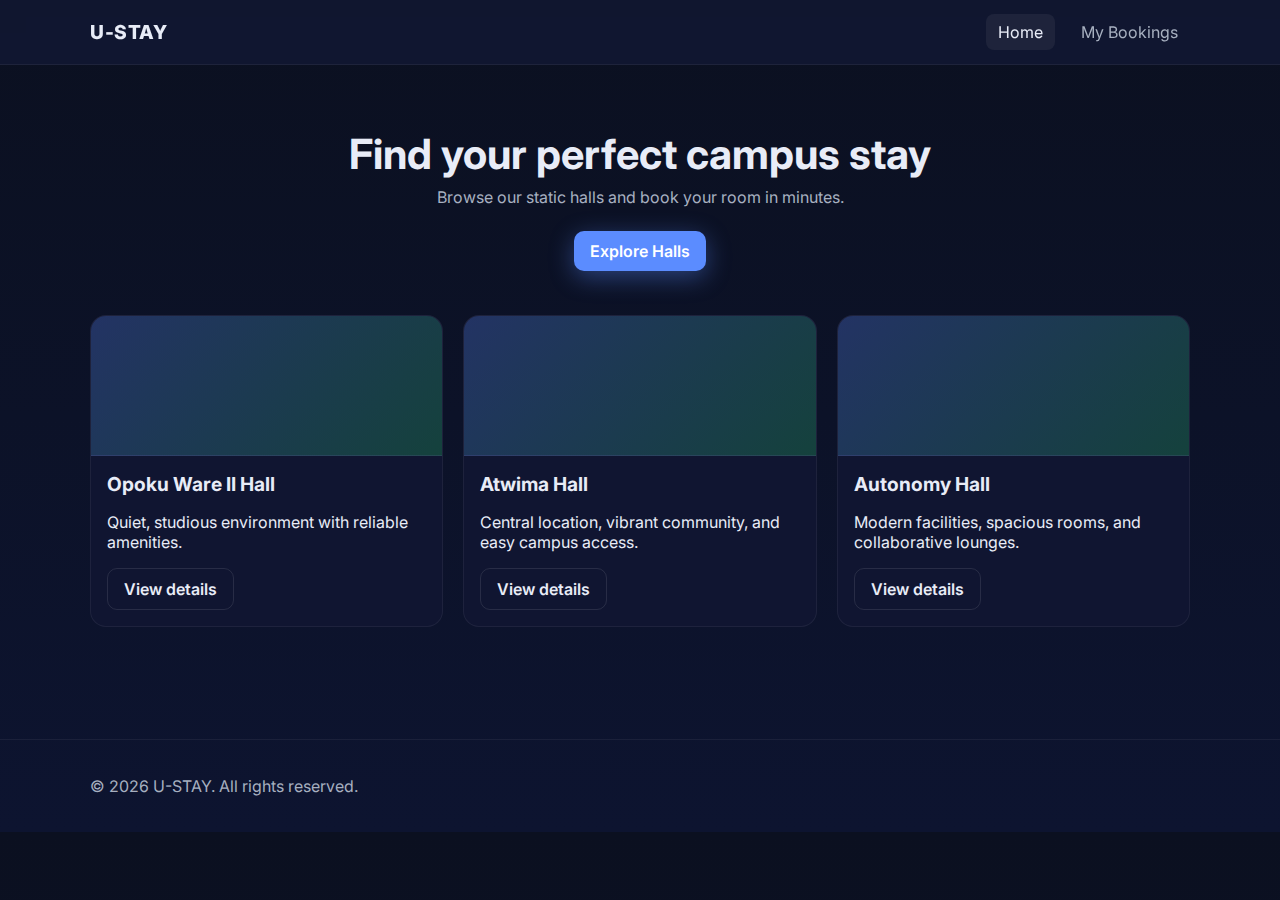
<file: index.html>
<!doctype html>
<html lang="en">
<head>
  <meta charset="utf-8">
  <meta name="viewport" content="width=device-width, initial-scale=1">
  <title>U-STAY — Smart Hostel Booking</title>
  <meta name="description" content="U-STAY: Smart hostel booking for students. Explore Opoku Ware II Hall, Atwima Hall, and Autonomy Hall.">
  <link rel="preconnect" href="https://fonts.googleapis.com">
  <link rel="preconnect" href="https://fonts.gstatic.com" crossorigin>
  <link href="https://fonts.googleapis.com/css2?family=Inter:wght@400;600;700&display=swap" rel="stylesheet">
  <link rel="stylesheet" href="/assets/css/styles.css">
</head>
<body>
  <header class="site-header">
    <div class="container header-inner">
      <a class="brand" href="/index.html">U-STAY</a>
      <nav class="nav">
        <a href="/index.html" class="nav-link active">Home</a>
        <a href="/bookings.html" class="nav-link">My Bookings</a>
      </nav>
    </div>
  </header>

  <main>
    <section class="hero">
      <div class="container">
        <h1>Find your perfect campus stay</h1>
        <p class="subtitle">Browse our static halls and book your room in minutes.</p>
        <div class="hero-cta">
          <a class="button" href="#halls">Explore Halls</a>
        </div>
      </div>
    </section>

    <section id="halls" class="halls">
      <div class="container grid">
        <article class="card">
          <div class="card-media" aria-hidden="true"></div>
          <div class="card-body">
            <h2 class="card-title">Opoku Ware II Hall</h2>
            <p>Quiet, studious environment with reliable amenities.</p>
            <div class="card-actions">
              <a class="button secondary" href="/halls/opoku-ware-ii.html">View details</a>
            </div>
          </div>
        </article>
        <article class="card">
          <div class="card-media" aria-hidden="true"></div>
          <div class="card-body">
            <h2 class="card-title">Atwima Hall</h2>
            <p>Central location, vibrant community, and easy campus access.</p>
            <div class="card-actions">
              <a class="button secondary" href="/halls/atwima.html">View details</a>
            </div>
          </div>
        </article>
        <article class="card">
          <div class="card-media" aria-hidden="true"></div>
          <div class="card-body">
            <h2 class="card-title">Autonomy Hall</h2>
            <p>Modern facilities, spacious rooms, and collaborative lounges.</p>
            <div class="card-actions">
              <a class="button secondary" href="/halls/autonomy.html">View details</a>
            </div>
          </div>
        </article>
      </div>
    </section>
  </main>

  <footer class="site-footer">
    <div class="container">
      <p>© <span id="year"></span> U-STAY. All rights reserved.</p>
    </div>
  </footer>

  <script type="module" src="/assets/js/app.js"></script>
</body>
  
</html>
</file>
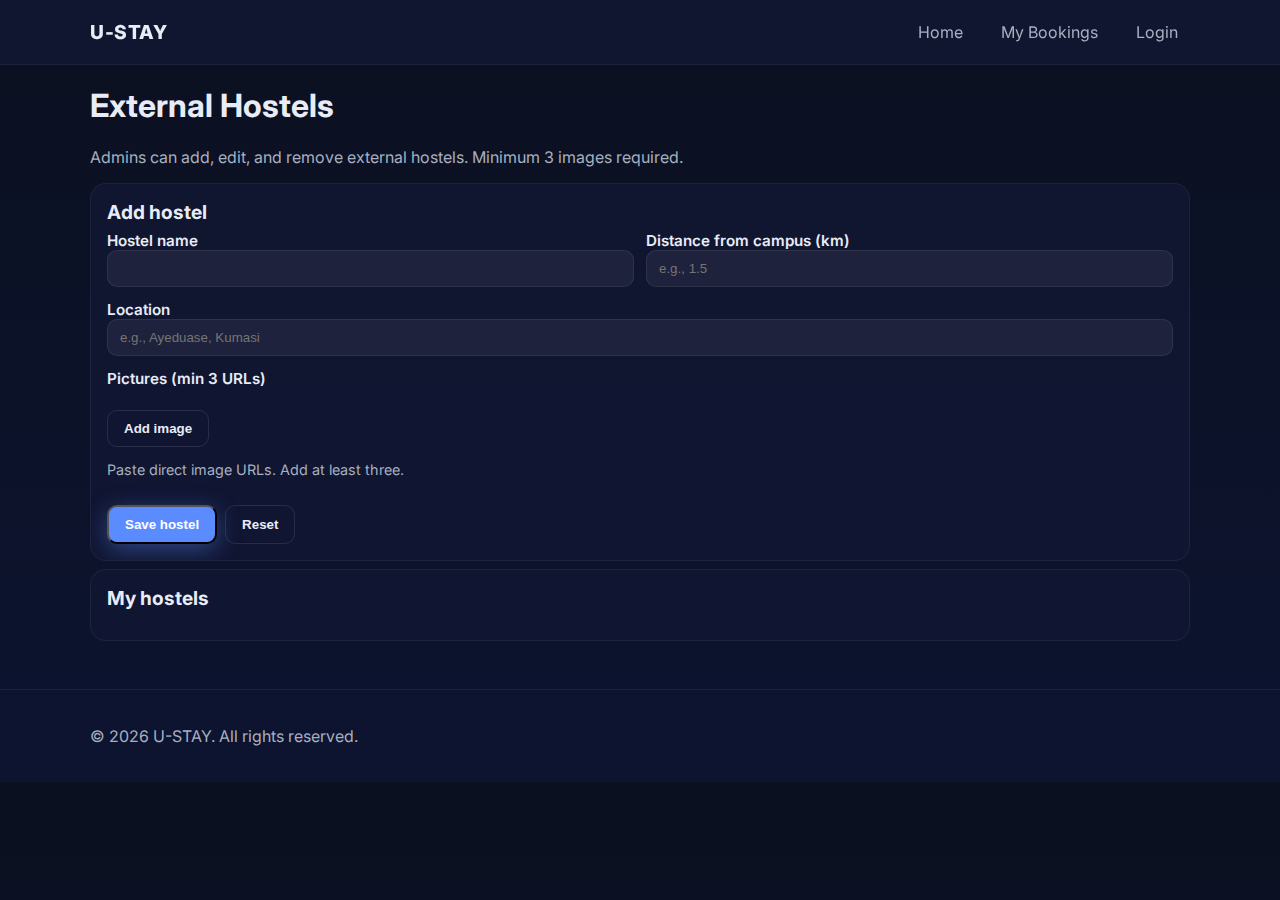
<file: admin-hostels.html>
<!doctype html>
<html lang="en">
<head>
  <meta charset="utf-8">
  <meta name="viewport" content="width=device-width, initial-scale=1">
  <title>Manage External Hostels — U-STAY</title>
  <link rel="preconnect" href="https://fonts.googleapis.com">
  <link rel="preconnect" href="https://fonts.gstatic.com" crossorigin>
  <link href="https://fonts.googleapis.com/css2?family=Inter:wght@400;600;700&display=swap" rel="stylesheet">
  <link rel="stylesheet" href="/assets/css/styles.css">
</head>
<body>
  <header class="site-header">
    <div class="container header-inner">
      <a class="brand" href="/index.html">U-STAY</a>
      <nav class="nav">
        <a href="/index.html" class="nav-link">Home</a>
        <a href="/bookings.html" class="nav-link">My Bookings</a>
      </nav>
    </div>
  </header>

  <main>
    <section class="container">
      <h1>External Hostels</h1>
      <p class="subtitle">Admins can add, edit, and remove external hostels. Minimum 3 images required.</p>

      <div class="card" style="margin-top:16px;">
        <div class="card-body">
          <h2 class="card-title" id="form-title">Add hostel</h2>
          <form id="hostel-form">
            <input type="hidden" id="hostelId" name="hostelId">
            <div class="field-row">
              <div>
                <label for="hostelName">Hostel name</label>
                <input id="hostelName" name="hostelName" type="text" required>
              </div>
              <div>
                <label for="distanceKm">Distance from campus (km)</label>
                <input id="distanceKm" name="distanceKm" type="number" min="0" step="0.1" placeholder="e.g., 1.5" required>
              </div>
            </div>

            <div>
              <label for="location">Location</label>
              <input id="location" name="location" type="text" placeholder="e.g., Ayeduase, Kumasi" required>
            </div>

            <div>
              <label>Pictures (min 3 URLs)</label>
              <div id="imagesContainer" class="bookings-list"></div>
              <div style="margin-top:8px;">
                <button class="button secondary" type="button" id="addImageFieldBtn">Add image</button>
              </div>
              <p class="help">Paste direct image URLs. Add at least three.</p>
            </div>

            <div style="display:flex; gap:8px;">
              <button class="button" type="submit" id="saveHostelBtn">Save hostel</button>
              <button class="button secondary" type="button" id="resetFormBtn">Reset</button>
            </div>
          </form>
        </div>
      </div>

      <div style="height:8px;"></div>

      <div class="card">
        <div class="card-body">
          <h2 class="card-title">My hostels</h2>
          <div id="hostelsList" class="bookings-list"></div>
          <div id="noHostels" class="empty hidden">You haven't added any hostels yet.</div>
        </div>
      </div>
    </section>
  </main>

  <footer class="site-footer">
    <div class="container">
      <p>© <span id="year"></span> U-STAY. All rights reserved.</p>
    </div>
  </footer>

  <script type="module" src="/assets/js/app.js"></script>
  <script type="module" src="/assets/js/auth.js"></script>
  <script type="module" src="/assets/js/admin-hostels.js"></script>
</body>
</html>
</file>
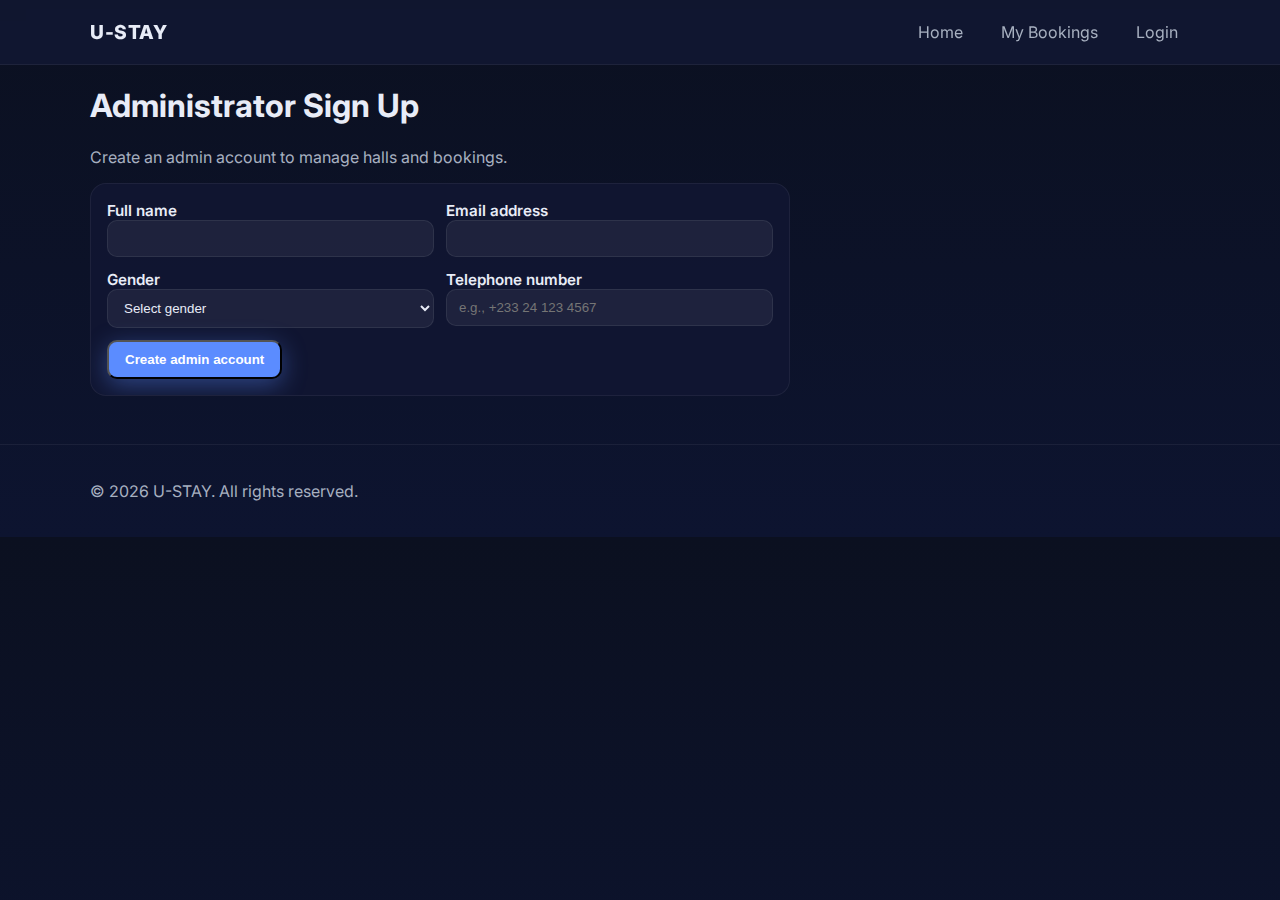
<file: admin-signup.html>
<!doctype html>
<html lang="en">
<head>
  <meta charset="utf-8">
  <meta name="viewport" content="width=device-width, initial-scale=1">
  <title>Administrator Sign Up — U-STAY</title>
  <link rel="preconnect" href="https://fonts.googleapis.com">
  <link rel="preconnect" href="https://fonts.gstatic.com" crossorigin>
  <link href="https://fonts.googleapis.com/css2?family=Inter:wght@400;600;700&display=swap" rel="stylesheet">
  <link rel="stylesheet" href="/assets/css/styles.css">
</head>
<body>
  <header class="site-header">
    <div class="container header-inner">
      <a class="brand" href="/index.html">U-STAY</a>
      <nav class="nav">
        <a href="/index.html" class="nav-link">Home</a>
        <a href="/bookings.html" class="nav-link">My Bookings</a>
      </nav>
    </div>
  </header>

  <main>
    <section class="container">
      <h1>Administrator Sign Up</h1>
      <p class="subtitle">Create an admin account to manage halls and bookings.</p>

      <div class="card" style="margin-top:16px; max-width:700px;">
        <div class="card-body">
          <form id="admin-signup-form">
            <div class="field-row">
              <div>
                <label for="name">Full name</label>
                <input id="name" name="name" type="text" required>
              </div>
              <div>
                <label for="email">Email address</label>
                <input id="email" name="email" type="email" required>
              </div>
            </div>

            <div class="field-row">
              <div>
                <label for="gender">Gender</label>
                <select id="gender" name="gender" required>
                  <option value="">Select gender</option>
                  <option>Female</option>
                  <option>Male</option>
                  <option>Non-binary</option>
                  <option>Prefer not to say</option>
                </select>
              </div>
              <div>
                <label for="telephone">Telephone number</label>
                <input id="telephone" name="telephone" type="tel" placeholder="e.g., +233 24 123 4567" required>
              </div>
            </div>

            <div>
              <button class="button" type="submit">Create admin account</button>
            </div>
          </form>
        </div>
      </div>
    </section>
  </main>

  <footer class="site-footer">
    <div class="container">
      <p>© <span id="year"></span> U-STAY. All rights reserved.</p>
    </div>
  </footer>

  <script type="module" src="/assets/js/app.js"></script>
  <script type="module" src="/assets/js/auth.js"></script>
  <script type="module" src="/assets/js/admin-signup.js"></script>
</body>
</html>
</file>
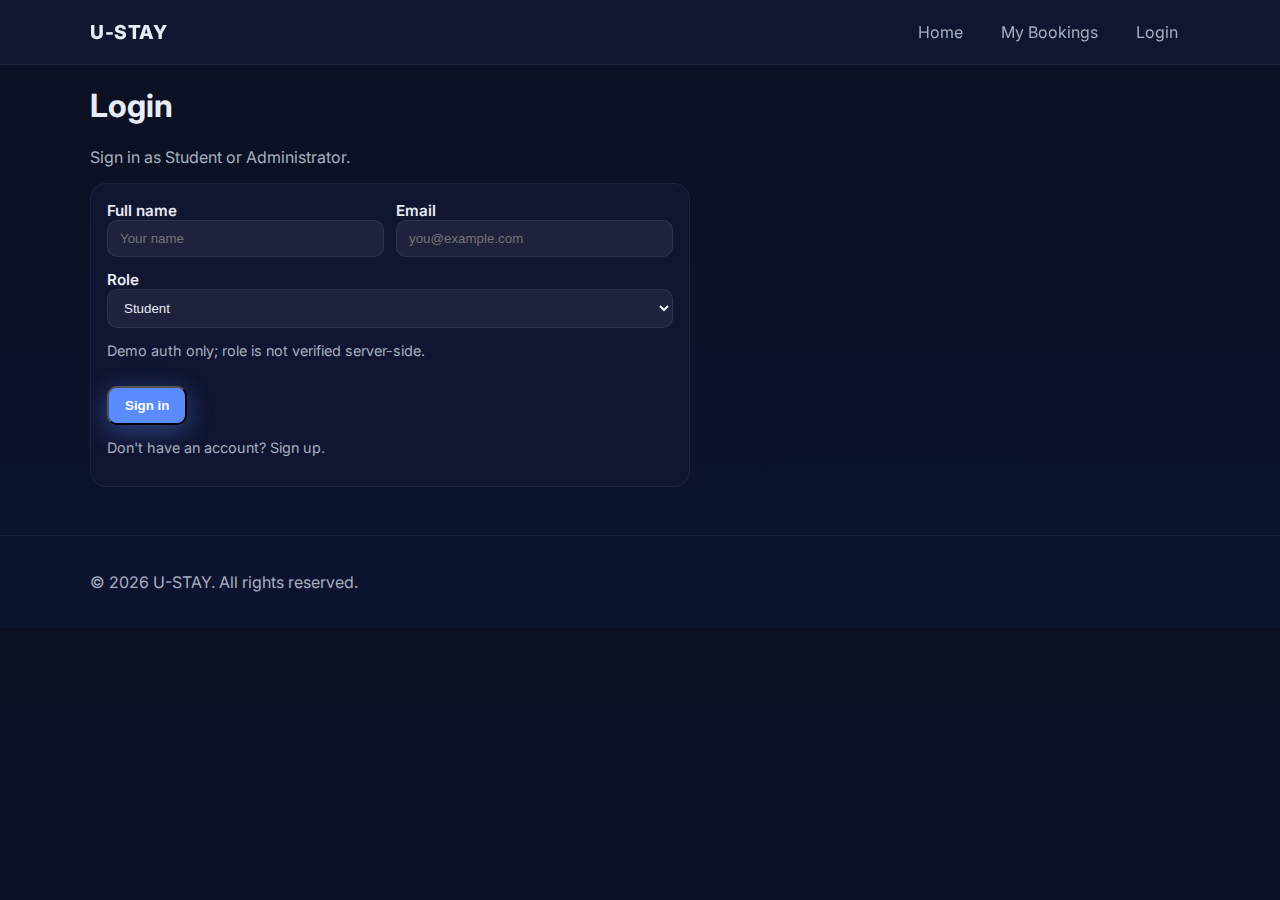
<file: admin.html>
<!doctype html>
<html lang="en">
<head>
  <meta charset="utf-8">
  <meta name="viewport" content="width=device-width, initial-scale=1">
  <title>Admin — U-STAY</title>
  <link rel="preconnect" href="https://fonts.googleapis.com">
  <link rel="preconnect" href="https://fonts.gstatic.com" crossorigin>
  <link href="https://fonts.googleapis.com/css2?family=Inter:wght@400;600;700&display=swap" rel="stylesheet">
  <link rel="stylesheet" href="/assets/css/styles.css">
</head>
<body>
  <header class="site-header">
    <div class="container header-inner">
      <a class="brand" href="/index.html">U-STAY</a>
      <nav class="nav">
        <a href="/index.html" class="nav-link">Home</a>
        <a href="/bookings.html" class="nav-link">My Bookings</a>
      </nav>
    </div>
  </header>

  <main>
    <section class="container">
      <h1>Admin Dashboard</h1>
      <p class="subtitle">Restricted to Administrators. Demo only.</p>

      <div class="card" style="margin-top:16px;">
        <div class="card-body">
          <h2 class="card-title">Overview</h2>
          <div id="admin-info" class="help">Loading…</div>
        </div>
      </div>
    </section>
  </main>

  <footer class="site-footer">
    <div class="container">
      <p>© <span id="year"></span> U-STAY. All rights reserved.</p>
    </div>
  </footer>

  <script type="module" src="/assets/js/app.js"></script>
  <script type="module">
    import { guardAdmin, getCurrentUser } from '/assets/js/auth.js';
    guardAdmin();
    const info = document.getElementById('admin-info');
    const user = getCurrentUser();
    if (user) {
      info.textContent = `Signed in as ${user.name || user.email} (${user.role})`;
    }
  </script>
</body>
</html>
</file>
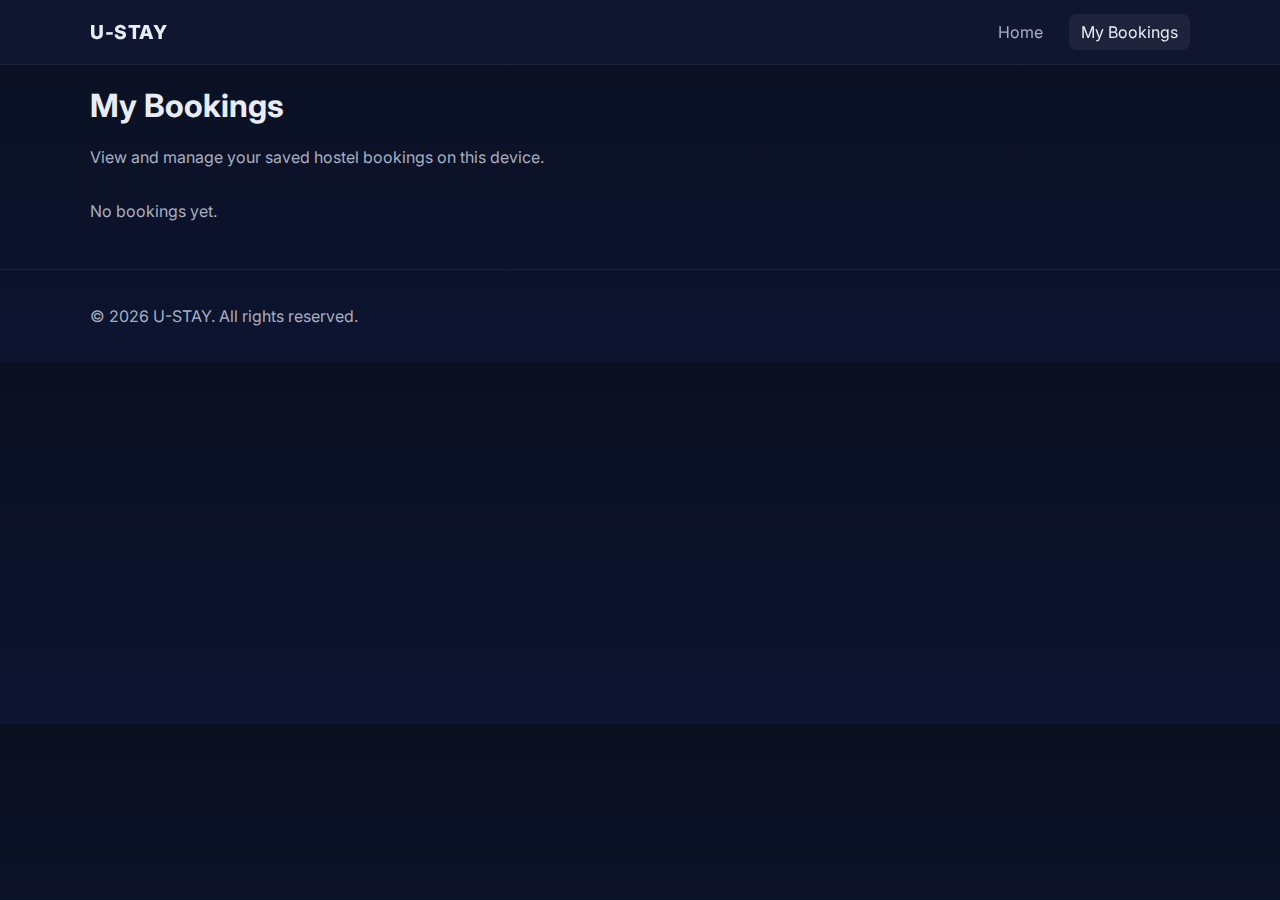
<file: bookings.html>
<!doctype html>
<html lang="en">
<head>
  <meta charset="utf-8">
  <meta name="viewport" content="width=device-width, initial-scale=1">
  <title>My Bookings — U-STAY</title>
  <link rel="preconnect" href="https://fonts.googleapis.com">
  <link rel="preconnect" href="https://fonts.gstatic.com" crossorigin>
  <link href="https://fonts.googleapis.com/css2?family=Inter:wght@400;600;700&display=swap" rel="stylesheet">
  <link rel="stylesheet" href="/assets/css/styles.css">
</head>
<body>
  <header class="site-header">
    <div class="container header-inner">
      <a class="brand" href="/index.html">U-STAY</a>
      <nav class="nav">
        <a href="/index.html" class="nav-link">Home</a>
        <a href="/bookings.html" class="nav-link active">My Bookings</a>
      </nav>
    </div>
  </header>

  <main>
    <section class="container">
      <h1>My Bookings</h1>
      <p class="subtitle">View and manage your saved hostel bookings on this device.</p>

      <div id="bookings-list" class="bookings-list"></div>
      <div id="empty-state" class="empty hidden" role="status">No bookings yet.</div>
    </section>
  </main>

  <footer class="site-footer">
    <div class="container">
      <p>© <span id="year"></span> U-STAY. All rights reserved.</p>
    </div>
  </footer>

  <script type="module" src="/assets/js/app.js"></script>
  <script type="module" src="/assets/js/bookings.js"></script>
</body>
</html>
</file>
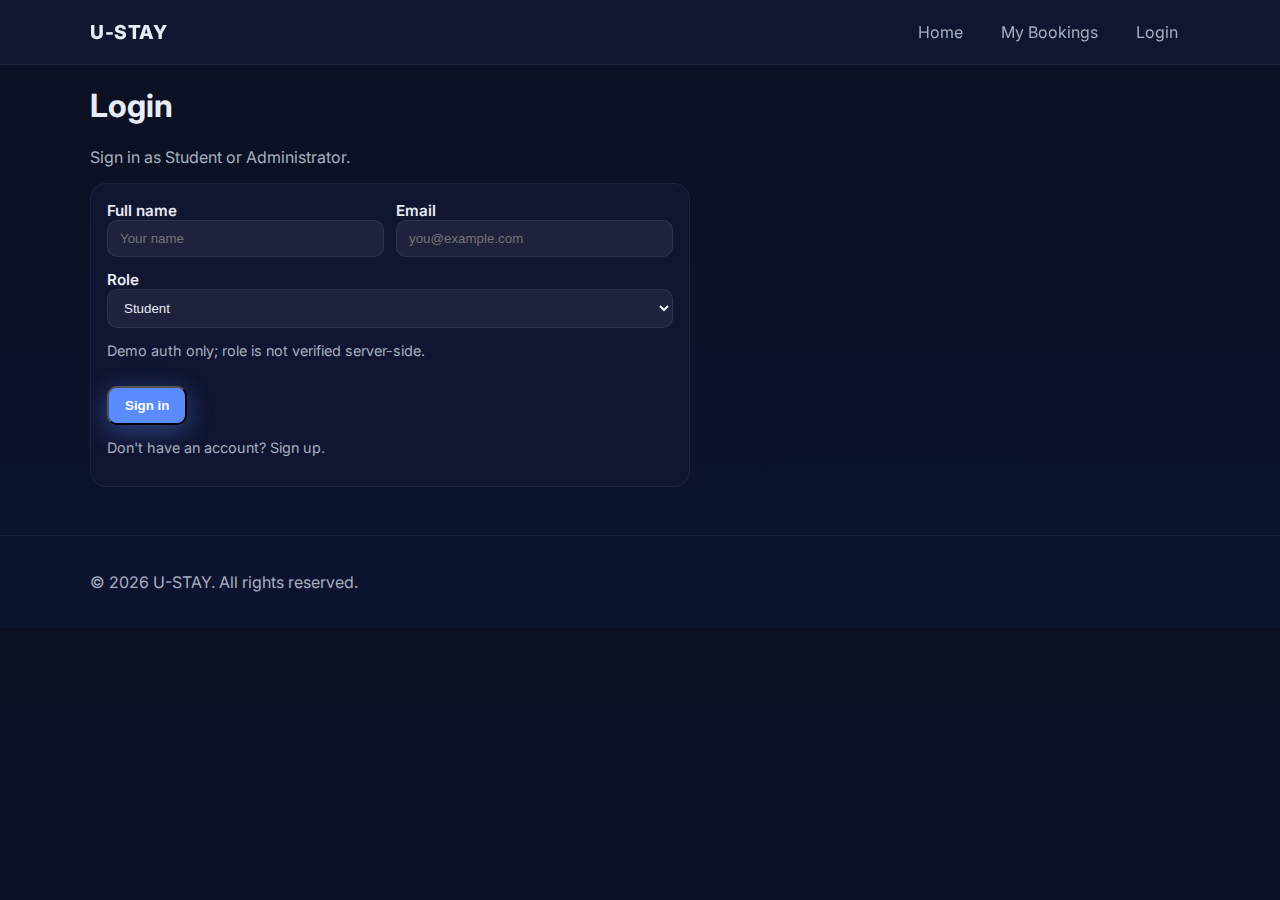
<file: login.html>
<!doctype html>
<html lang="en">
<head>
  <meta charset="utf-8">
  <meta name="viewport" content="width=device-width, initial-scale=1">
  <title>Login — U-STAY</title>
  <link rel="preconnect" href="https://fonts.googleapis.com">
  <link rel="preconnect" href="https://fonts.gstatic.com" crossorigin>
  <link href="https://fonts.googleapis.com/css2?family=Inter:wght@400;600;700&display=swap" rel="stylesheet">
  <link rel="stylesheet" href="/assets/css/styles.css">
</head>
<body>
  <header class="site-header">
    <div class="container header-inner">
      <a class="brand" href="/index.html">U-STAY</a>
      <nav class="nav">
        <a href="/index.html" class="nav-link">Home</a>
        <a href="/bookings.html" class="nav-link">My Bookings</a>
      </nav>
    </div>
  </header>

  <main>
    <section class="container">
      <h1>Login</h1>
      <p class="subtitle">Sign in as Student or Administrator.</p>

      <div class="card" style="margin-top:16px; max-width:600px;">
        <div class="card-body">
          <form id="login-form">
            <div class="field-row">
              <div>
                <label for="name">Full name</label>
                <input id="name" name="name" type="text" placeholder="Your name">
              </div>
              <div>
                <label for="email">Email</label>
                <input id="email" name="email" type="email" placeholder="you@example.com" required>
              </div>
            </div>

            <div>
              <label for="role">Role</label>
              <select id="role" name="role">
                <option>Student</option>
                <option>Administrator</option>
              </select>
              <p class="help">Demo auth only; role is not verified server-side.</p>
            </div>

            <div>
              <button class="button" type="submit">Sign in</button>
            </div>
          </form>
          <p class="help">Don't have an account? <a href="/signup.html">Sign up</a>.</p>
        </div>
      </div>
    </section>
  </main>

  <footer class="site-footer">
    <div class="container">
      <p>© <span id="year"></span> U-STAY. All rights reserved.</p>
    </div>
  </footer>

  <script type="module" src="/assets/js/app.js"></script>
  <script type="module" src="/assets/js/auth.js"></script>
</body>
</html>
</file>
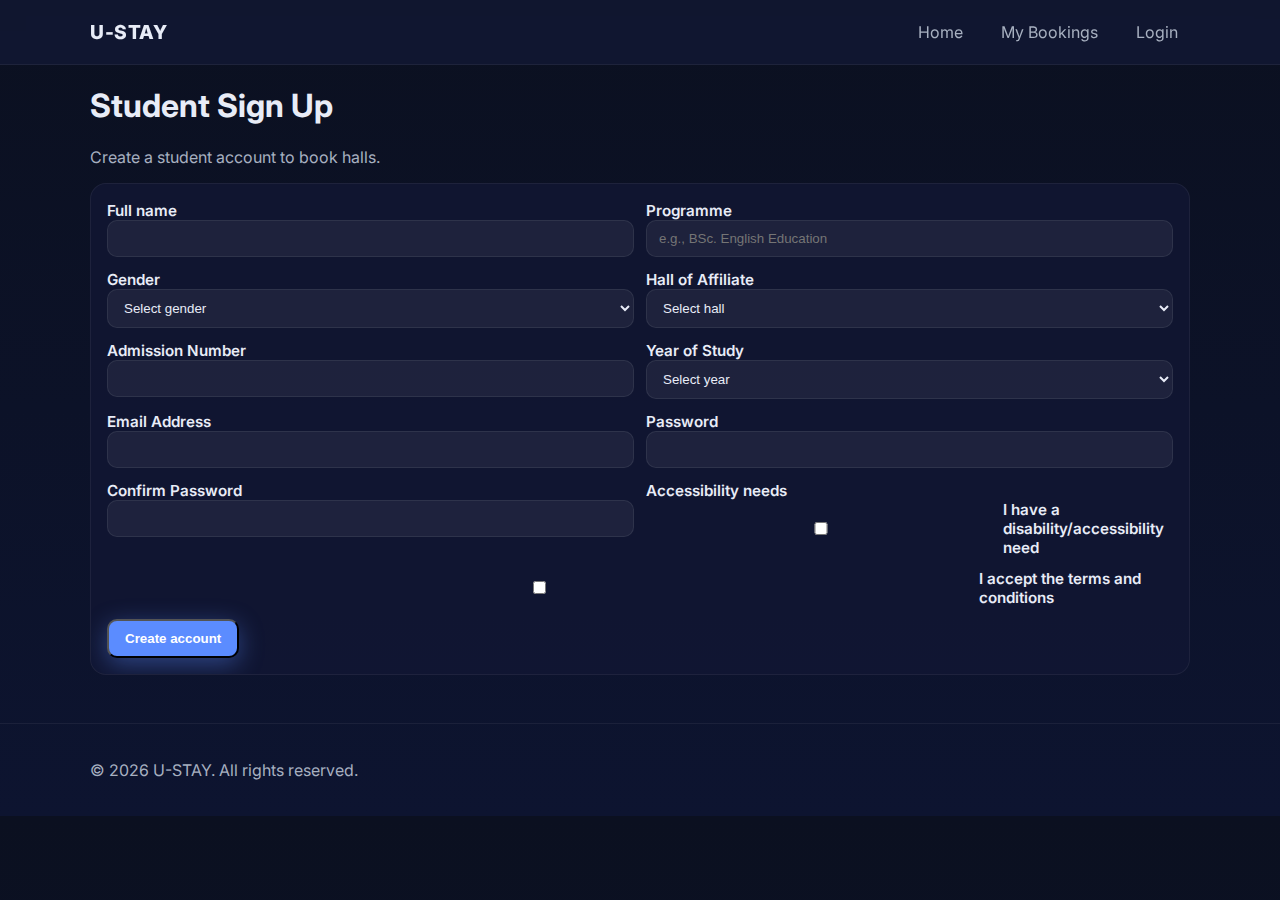
<file: signup.html>
<!doctype html>
<html lang="en">
<head>
  <meta charset="utf-8">
  <meta name="viewport" content="width=device-width, initial-scale=1">
  <title>Student Signup — U-STAY</title>
  <link rel="preconnect" href="https://fonts.googleapis.com">
  <link rel="preconnect" href="https://fonts.gstatic.com" crossorigin>
  <link href="https://fonts.googleapis.com/css2?family=Inter:wght@400;600;700&display=swap" rel="stylesheet">
  <link rel="stylesheet" href="/assets/css/styles.css">
</head>
<body>
  <header class="site-header">
    <div class="container header-inner">
      <a class="brand" href="/index.html">U-STAY</a>
      <nav class="nav">
        <a href="/index.html" class="nav-link">Home</a>
        <a href="/bookings.html" class="nav-link">My Bookings</a>
      </nav>
    </div>
  </header>

  <main>
    <section class="container">
      <h1>Student Sign Up</h1>
      <p class="subtitle">Create a student account to book halls.</p>

      <div class="card" style="margin-top:16px;">
        <div class="card-body">
          <form id="signup-form">
            <div class="field-row">
              <div>
                <label for="name">Full name</label>
                <input id="name" name="name" type="text" required>
              </div>
              <div>
                <label for="programme">Programme</label>
                <input id="programme" name="programme" type="text" placeholder="e.g., BSc. English Education" required>
              </div>
            </div>

            <div class="field-row">
              <div>
                <label for="gender">Gender</label>
                <select id="gender" name="gender" required>
                  <option value="">Select gender</option>
                  <option>Female</option>
                  <option>Male</option>
                  <option>Non-binary</option>
                  <option>Prefer not to say</option>
                </select>
              </div>
              <div>
                <label for="affiliateHall">Hall of Affiliate</label>
                <select id="affiliateHall" name="affiliateHall" required>
                  <option value="">Select hall</option>
                  <option>Opoku Ware II Hall</option>
                  <option>Atwima Hall</option>
                  <option>Autonomy Hall</option>
                </select>
              </div>
            </div>

            <div class="field-row">
              <div>
                <label for="admissionNumber">Admission Number</label>
                <input id="admissionNumber" name="admissionNumber" type="text" required>
              </div>
              <div>
                <label for="yearOfStudy">Year of Study</label>
                <select id="yearOfStudy" name="yearOfStudy" required>
                  <option value="">Select year</option>
                  <option>1</option>
                  <option>2</option>
                  <option>3</option>
                  <option>4</option>
                  <option>5</option>
                </select>
              </div>
            </div>

            <div class="field-row">
              <div>
                <label for="email">Email Address</label>
                <input id="email" name="email" type="email" required>
              </div>
              <div>
                <label for="password">Password</label>
                <input id="password" name="password" type="password" minlength="6" required>
              </div>
            </div>

            <div class="field-row">
              <div>
                <label for="confirmPassword">Confirm Password</label>
                <input id="confirmPassword" name="confirmPassword" type="password" minlength="6" required>
              </div>
              <div>
                <label for="accessibility">Accessibility needs</label>
                <div>
                  <label style="display:flex; align-items:center; gap:8px;">
                    <input id="hasAccessibilityNeeds" name="hasAccessibilityNeeds" type="checkbox">
                    <span>I have a disability/accessibility need</span>
                  </label>
                  <input id="accessibilityType" name="accessibilityType" type="text" placeholder="Type of disability" class="hidden" aria-hidden="true">
                </div>
              </div>
            </div>

            <div>
              <label style="display:flex; align-items:center; gap:8px;">
                <input id="acceptTerms" name="acceptTerms" type="checkbox" required>
                <span>I accept the terms and conditions</span>
              </label>
            </div>

            <div>
              <button class="button" type="submit">Create account</button>
            </div>
          </form>
        </div>
      </div>
    </section>
  </main>

  <footer class="site-footer">
    <div class="container">
      <p>© <span id="year"></span> U-STAY. All rights reserved.</p>
    </div>
  </footer>

  <script type="module" src="/assets/js/app.js"></script>
  <script type="module" src="/assets/js/auth.js"></script>
  <script type="module" src="/assets/js/signup.js"></script>
</body>
</html>
</file>
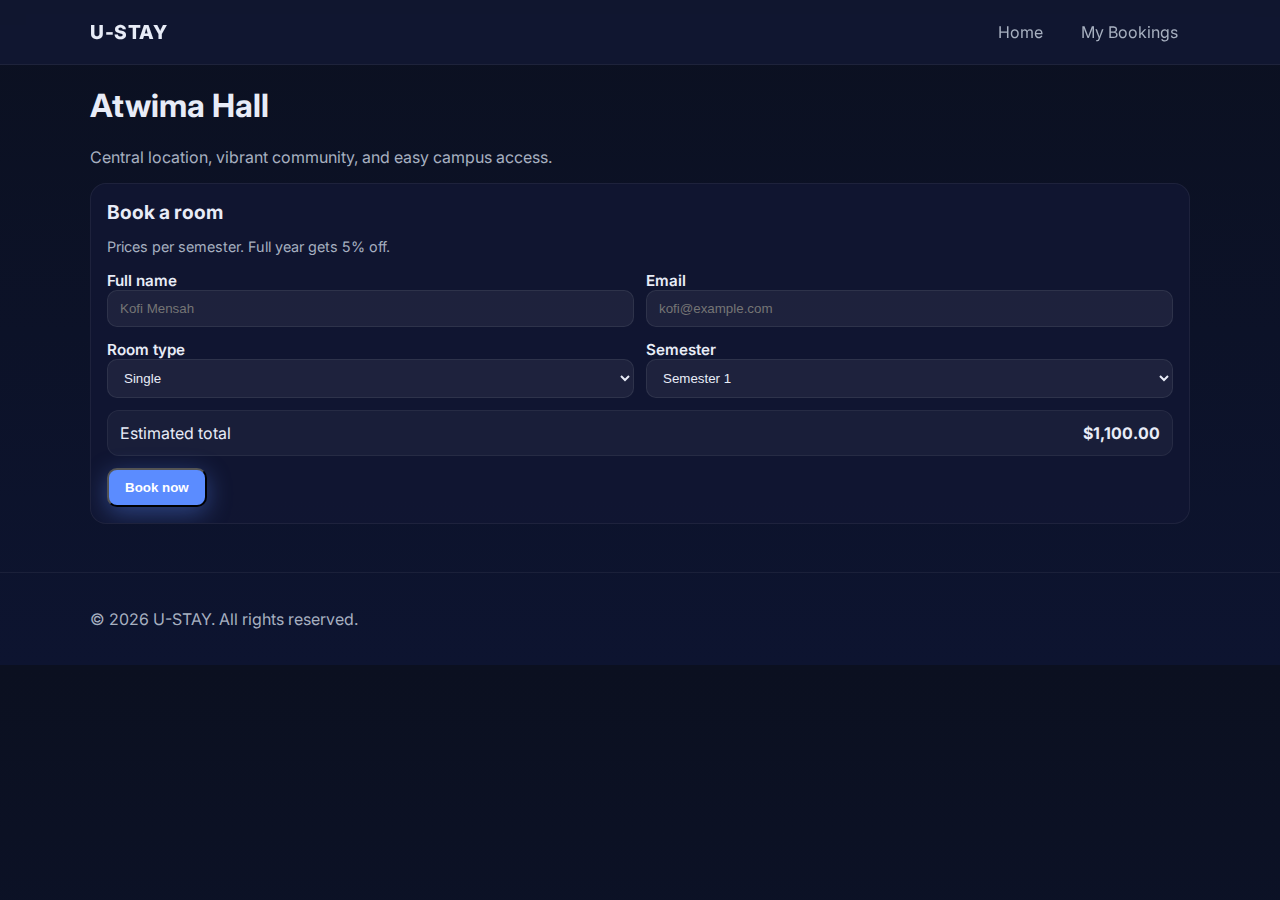
<file: halls/atwima.html>
<!doctype html>
<html lang="en">
<head>
  <meta charset="utf-8">
  <meta name="viewport" content="width=device-width, initial-scale=1">
  <title>Atwima Hall — U-STAY</title>
  <link rel="preconnect" href="https://fonts.googleapis.com">
  <link rel="preconnect" href="https://fonts.gstatic.com" crossorigin>
  <link href="https://fonts.googleapis.com/css2?family=Inter:wght@400;600;700&display=swap" rel="stylesheet">
  <link rel="stylesheet" href="/assets/css/styles.css">
</head>
<body>
  <header class="site-header">
    <div class="container header-inner">
      <a class="brand" href="/index.html">U-STAY</a>
      <nav class="nav">
        <a href="/index.html" class="nav-link">Home</a>
        <a href="/bookings.html" class="nav-link">My Bookings</a>
      </nav>
    </div>
  </header>

  <main>
    <section class="container">
      <h1>Atwima Hall</h1>
      <p class="subtitle">Central location, vibrant community, and easy campus access.</p>

      <div class="card" style="margin-top:16px;">
        <div class="card-body">
          <h2 class="card-title">Book a room</h2>
          <p class="help">Prices per semester. Full year gets 5% off.</p>
          <form id="booking-form" data-hall="Atwima Hall" data-price-single="1100" data-price-double="800">
            <div class="field-row">
              <div>
                <label for="name">Full name</label>
                <input id="name" name="name" type="text" placeholder="Kofi Mensah" required>
              </div>
              <div>
                <label for="email">Email</label>
                <input id="email" name="email" type="email" placeholder="kofi@example.com" required>
              </div>
            </div>

            <div class="field-row">
              <div>
                <label for="roomType">Room type</label>
                <select id="roomType" name="roomType">
                  <option>Single</option>
                  <option>Double</option>
                </select>
              </div>
              <div>
                <label for="semester">Semester</label>
                <select id="semester" name="semester">
                  <option>Semester 1</option>
                  <option>Semester 2</option>
                  <option>Full Year</option>
                </select>
              </div>
            </div>

            <div class="total">
              <span>Estimated total</span>
              <strong id="total-amount">—</strong>
            </div>
            <div>
              <button class="button" type="submit">Book now</button>
            </div>
          </form>
        </div>
      </div>
    </section>
  </main>

  <footer class="site-footer">
    <div class="container">
      <p>© <span id="year"></span> U-STAY. All rights reserved.</p>
    </div>
  </footer>

  <script type="module" src="/assets/js/app.js"></script>
  <script type="module" src="/assets/js/hall.js"></script>
</body>
</html>
</file>
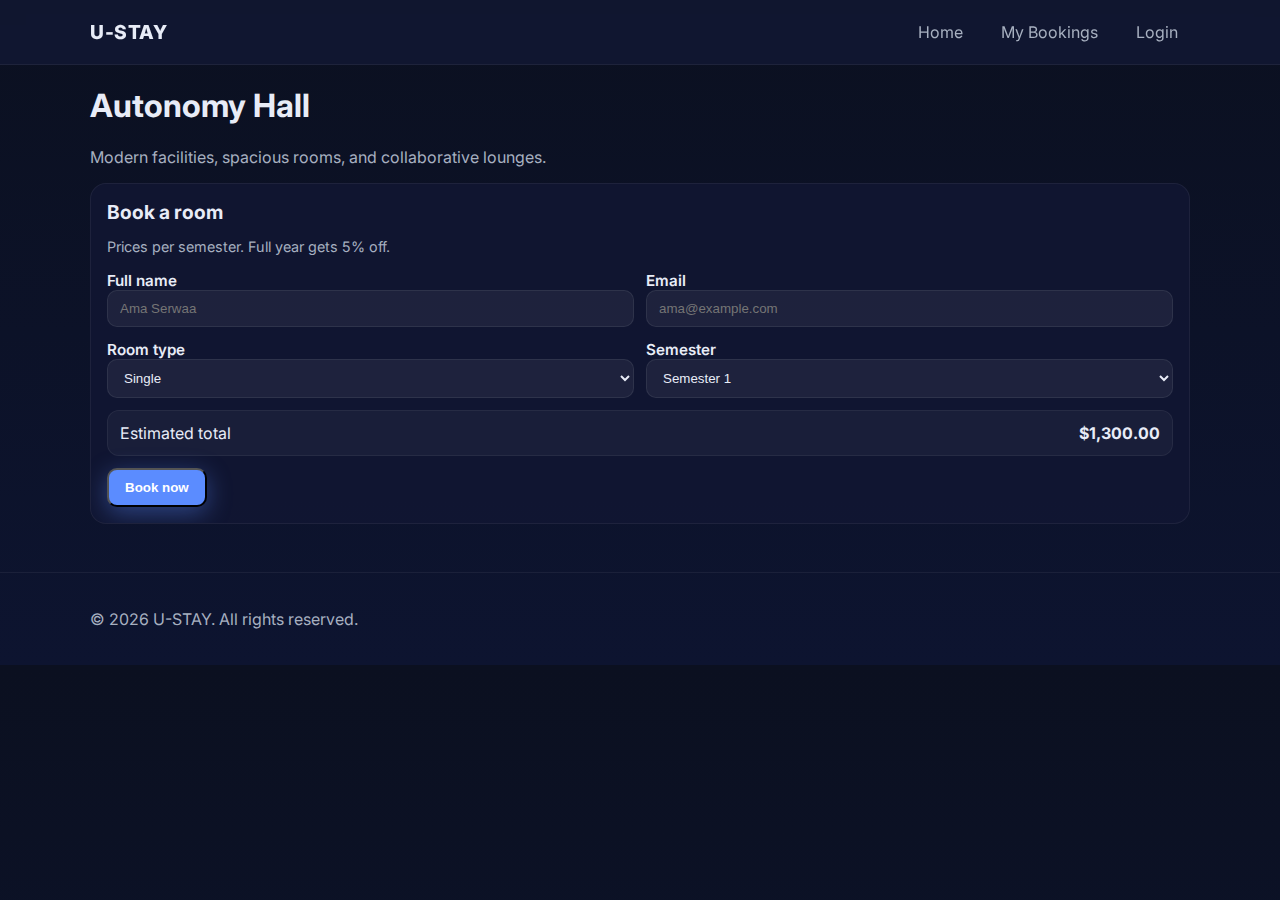
<file: halls/autonomy.html>
<!doctype html>
<html lang="en">
<head>
  <meta charset="utf-8">
  <meta name="viewport" content="width=device-width, initial-scale=1">
  <title>Autonomy Hall — U-STAY</title>
  <link rel="preconnect" href="https://fonts.googleapis.com">
  <link rel="preconnect" href="https://fonts.gstatic.com" crossorigin>
  <link href="https://fonts.googleapis.com/css2?family=Inter:wght@400;600;700&display=swap" rel="stylesheet">
  <link rel="stylesheet" href="/assets/css/styles.css">
</head>
<body>
  <header class="site-header">
    <div class="container header-inner">
      <a class="brand" href="/index.html">U-STAY</a>
      <nav class="nav">
        <a href="/index.html" class="nav-link">Home</a>
        <a href="/bookings.html" class="nav-link">My Bookings</a>
      </nav>
    </div>
  </header>

  <main>
    <section class="container">
      <h1>Autonomy Hall</h1>
      <p class="subtitle">Modern facilities, spacious rooms, and collaborative lounges.</p>

      <div class="card" style="margin-top:16px;">
        <div class="card-body">
          <h2 class="card-title">Book a room</h2>
          <p class="help">Prices per semester. Full year gets 5% off.</p>
          <form id="booking-form" data-hall="Autonomy Hall" data-price-single="1300" data-price-double="950">
            <div class="field-row">
              <div>
                <label for="name">Full name</label>
                <input id="name" name="name" type="text" placeholder="Ama Serwaa" required>
              </div>
              <div>
                <label for="email">Email</label>
                <input id="email" name="email" type="email" placeholder="ama@example.com" required>
              </div>
            </div>

            <div class="field-row">
              <div>
                <label for="roomType">Room type</label>
                <select id="roomType" name="roomType">
                  <option>Single</option>
                  <option>Double</option>
                </select>
              </div>
              <div>
                <label for="semester">Semester</label>
                <select id="semester" name="semester">
                  <option>Semester 1</option>
                  <option>Semester 2</option>
                  <option>Full Year</option>
                </select>
              </div>
            </div>

            <div class="total">
              <span>Estimated total</span>
              <strong id="total-amount">—</strong>
            </div>
            <div>
              <button class="button" type="submit">Book now</button>
            </div>
          </form>
        </div>
      </div>
    </section>
  </main>

  <footer class="site-footer">
    <div class="container">
      <p>© <span id="year"></span> U-STAY. All rights reserved.</p>
    </div>
  </footer>

  <script type="module" src="/assets/js/app.js"></script>
  <script type="module" src="/assets/js/auth.js"></script>
  <script type="module" src="/assets/js/hall.js"></script>
</body>
</html>
</file>
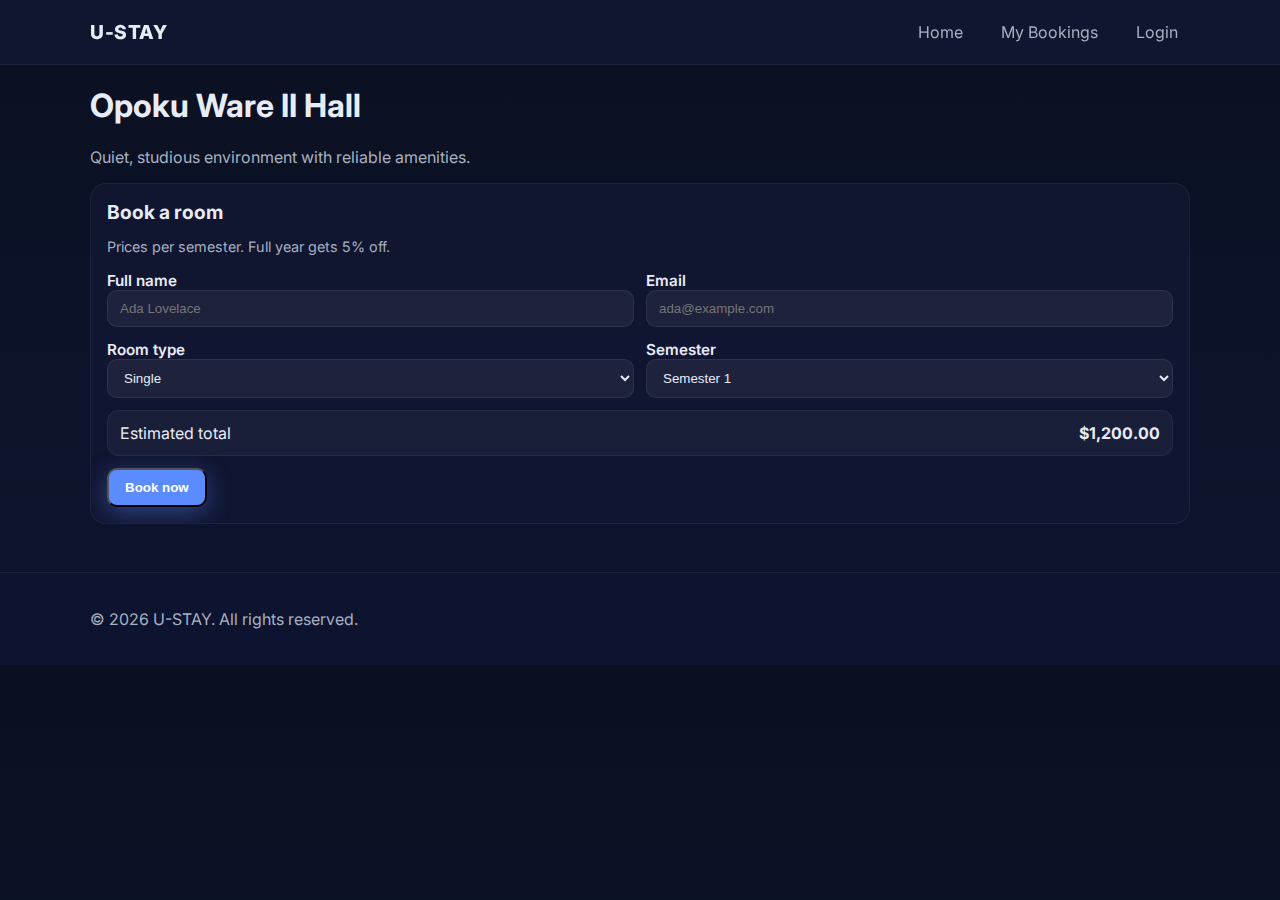
<file: halls/opoku-ware-ii.html>
<!doctype html>
<html lang="en">
<head>
  <meta charset="utf-8">
  <meta name="viewport" content="width=device-width, initial-scale=1">
  <title>Opoku Ware II Hall — U-STAY</title>
  <link rel="preconnect" href="https://fonts.googleapis.com">
  <link rel="preconnect" href="https://fonts.gstatic.com" crossorigin>
  <link href="https://fonts.googleapis.com/css2?family=Inter:wght@400;600;700&display=swap" rel="stylesheet">
  <link rel="stylesheet" href="/assets/css/styles.css">
</head>
<body>
  <header class="site-header">
    <div class="container header-inner">
      <a class="brand" href="/index.html">U-STAY</a>
      <nav class="nav">
        <a href="/index.html" class="nav-link">Home</a>
        <a href="/bookings.html" class="nav-link">My Bookings</a>
      </nav>
    </div>
  </header>

  <main>
    <section class="container">
      <h1>Opoku Ware II Hall</h1>
      <p class="subtitle">Quiet, studious environment with reliable amenities.</p>

      <div class="card" style="margin-top:16px;">
        <div class="card-body">
          <h2 class="card-title">Book a room</h2>
          <p class="help">Prices per semester. Full year gets 5% off.</p>
          <form id="booking-form" data-hall="Opoku Ware II Hall" data-price-single="1200" data-price-double="900">
            <div class="field-row">
              <div>
                <label for="name">Full name</label>
                <input id="name" name="name" type="text" placeholder="Ada Lovelace" required>
              </div>
              <div>
                <label for="email">Email</label>
                <input id="email" name="email" type="email" placeholder="ada@example.com" required>
              </div>
            </div>

            <div class="field-row">
              <div>
                <label for="roomType">Room type</label>
                <select id="roomType" name="roomType">
                  <option>Single</option>
                  <option>Double</option>
                </select>
              </div>
              <div>
                <label for="semester">Semester</label>
                <select id="semester" name="semester">
                  <option>Semester 1</option>
                  <option>Semester 2</option>
                  <option>Full Year</option>
                </select>
              </div>
            </div>

            <div class="total">
              <span>Estimated total</span>
              <strong id="total-amount">—</strong>
            </div>
            <div>
              <button class="button" type="submit">Book now</button>
            </div>
          </form>
        </div>
      </div>
    </section>
  </main>

  <footer class="site-footer">
    <div class="container">
      <p>© <span id="year"></span> U-STAY. All rights reserved.</p>
    </div>
  </footer>

  <script type="module" src="/assets/js/app.js"></script>
  <script type="module" src="/assets/js/auth.js"></script>
  <script type="module" src="/assets/js/hall.js"></script>
</body>
</html>
</file>
<file: assets/css/styles.css>
:root {
  --bg: #0b1020;
  --surface: #121733;
  --muted: #a7b0c0;
  --text: #e8ecf7;
  --brand: #5b8cff;
  --brand-600: #3e6ef0;
  --success: #22c55e;
  --danger: #ef4444;
}

* { box-sizing: border-box; }
html, body { margin: 0; padding: 0; font-family: Inter, system-ui, -apple-system, Segoe UI, Roboto, Arial, sans-serif; color: var(--text); background: linear-gradient(180deg, #0b1020 0%, #0d1430 100%); }
a { color: inherit; text-decoration: none; }

.container { width: min(1100px, 92%); margin: 0 auto; }

.site-header { position: sticky; top: 0; z-index: 10; background: rgba(18, 23, 51, 0.85); backdrop-filter: blur(10px); border-bottom: 1px solid rgba(255,255,255,0.06); }
.header-inner { display: flex; align-items: center; justify-content: space-between; padding: 14px 0; }
.brand { font-weight: 800; letter-spacing: 0.5px; font-size: 1.2rem; color: var(--text); }
.nav { display: flex; gap: 14px; }
.nav-link { padding: 8px 12px; color: var(--muted); border-radius: 8px; }
.nav-link.active, .nav-link:hover { color: var(--text); background: rgba(255,255,255,0.06); }

.hero { padding: 64px 0 24px; text-align: center; }
.hero h1 { margin: 0 0 8px; font-size: clamp(1.8rem, 3.4vw, 2.6rem); }
.subtitle { margin: 0; color: var(--muted); }
.hero-cta { margin-top: 24px; }

.button { display: inline-block; padding: 10px 16px; border-radius: 10px; background: var(--brand); color: #fff; font-weight: 600; box-shadow: 0 6px 24px rgba(91,140,255,0.4); transition: transform .1s ease, background .2s ease; }
.button:hover { background: var(--brand-600); transform: translateY(-1px); }
.button.secondary { background: transparent; border: 1px solid rgba(255,255,255,0.1); color: var(--text); box-shadow: none; }
.button.danger { background: var(--danger); box-shadow: none; }

.halls { padding: 20px 0 64px; }
.grid { display: grid; grid-template-columns: repeat(auto-fit, minmax(260px, 1fr)); gap: 20px; }
.card { background: rgba(18, 23, 51, 0.8); border: 1px solid rgba(255,255,255,0.06); border-radius: 16px; overflow: hidden; display: flex; flex-direction: column; }
.card-media { height: 140px; background: linear-gradient(135deg, rgba(91,140,255,0.25), rgba(34,197,94,0.25)); border-bottom: 1px solid rgba(255,255,255,0.06); }
.card-body { padding: 16px; }
.card-title { margin: 0 0 6px; font-size: 1.2rem; }
.card-actions { margin-top: 12px; }

form { display: grid; gap: 12px; }
label { font-weight: 600; font-size: 0.95rem; }
input, select, textarea { width: 100%; padding: 10px 12px; border-radius: 10px; background: rgba(255,255,255,0.06); border: 1px solid rgba(255,255,255,0.08); color: var(--text); }
.field-row { display: grid; grid-template-columns: repeat(2, 1fr); gap: 12px; }
.total { display: flex; align-items: center; justify-content: space-between; padding: 12px; background: rgba(255,255,255,0.04); border: 1px solid rgba(255,255,255,0.06); border-radius: 12px; }
.help { color: var(--muted); font-size: 0.9rem; }

.site-footer { border-top: 1px solid rgba(255,255,255,0.06); padding: 20px 0; margin-top: 48px; color: var(--muted); }

.bookings-list { display: grid; gap: 12px; margin-top: 14px; }
.booking-item { display: grid; gap: 8px; padding: 14px; background: rgba(255,255,255,0.04); border: 1px solid rgba(255,255,255,0.06); border-radius: 12px; }
.booking-header { display: flex; justify-content: space-between; align-items: center; }

.empty { margin-top: 20px; color: var(--muted); }
.hidden { display: none; }

@media (max-width: 600px) {
  .field-row { grid-template-columns: 1fr; }
}
</file>
